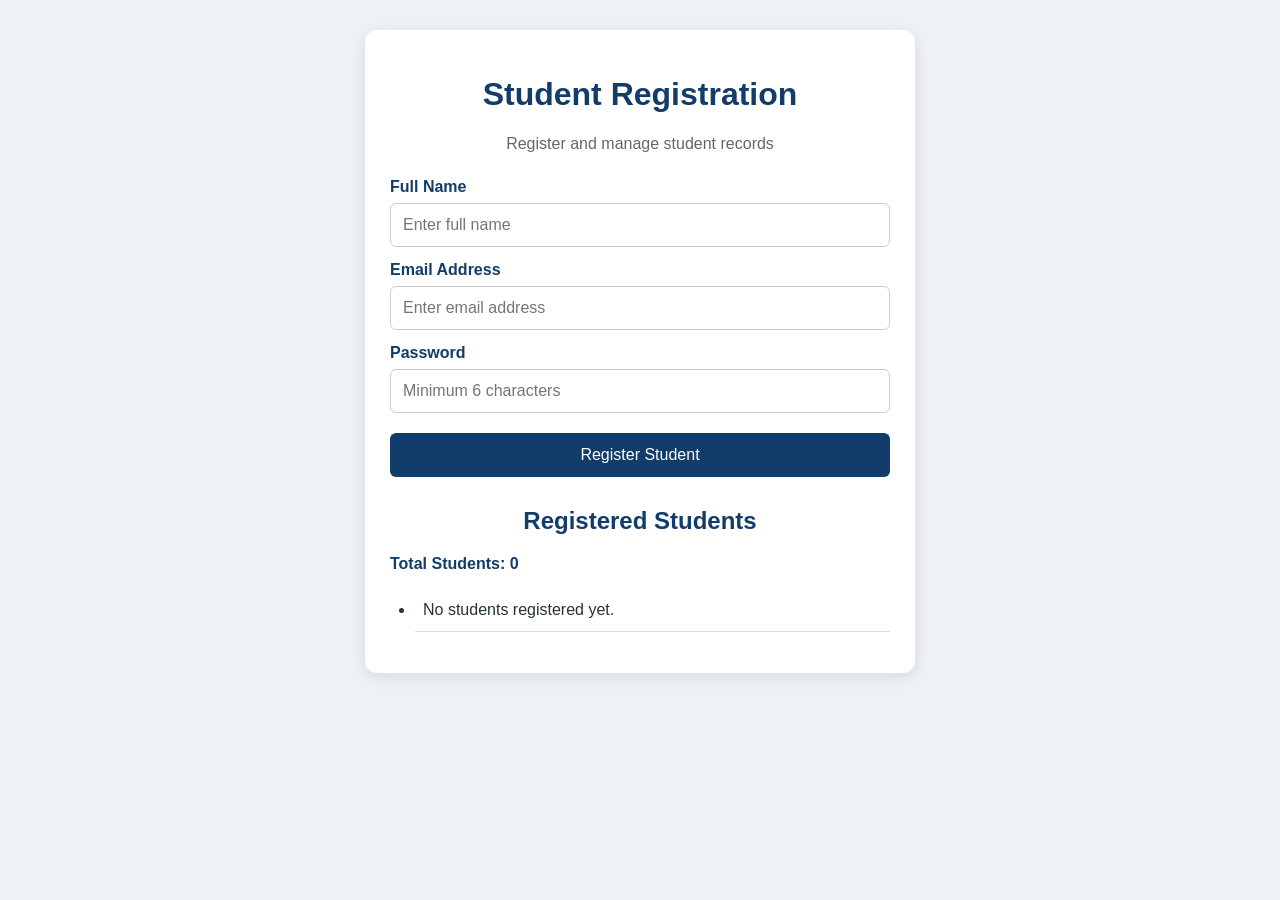
<file: MVC-registration/index.htm>
<!DOCTYPE html>
<html lang="en">
<head>
  <meta charset="UTF-8">
  <meta name="viewport" content="width=device-width, initial-scale=1.0">
  <title>Student Registration System</title>
  <link rel="stylesheet" href="style.css">
  <script src="app.js" defer></script>
</head>

<body>
  
  <main class="container">
    <h1>Student Registration</h1>
    <p class="subtitle">Register and manage student records</p>

    <form id="registrationForm">
      <label for="name">Full Name</label>
      <input
        id="name"
        name="name"
        type="text"
        placeholder="Enter full name"
        required
      >

      <label for="email">Email Address</label>
      <input
        id="email"
        name="email"
        type="email"
        placeholder="Enter email address"
        required
      >

      <label for="password">Password</label>
      <input
        id="password"
        name="password"
        type="password"
        placeholder="Minimum 6 characters"
        minlength="6"
        required
      >

      <button type="submit">Register Student</button>
    </form>

    <p id="message" role="status" aria-live="polite"></p>

    <section class="students-section">
      <h2>Registered Students</h2>
      <p id="studentCount">Total Students: 0</p>
      <ul id="studentList"></ul>
    </section>
  </main>
</body>
</html>
</file>
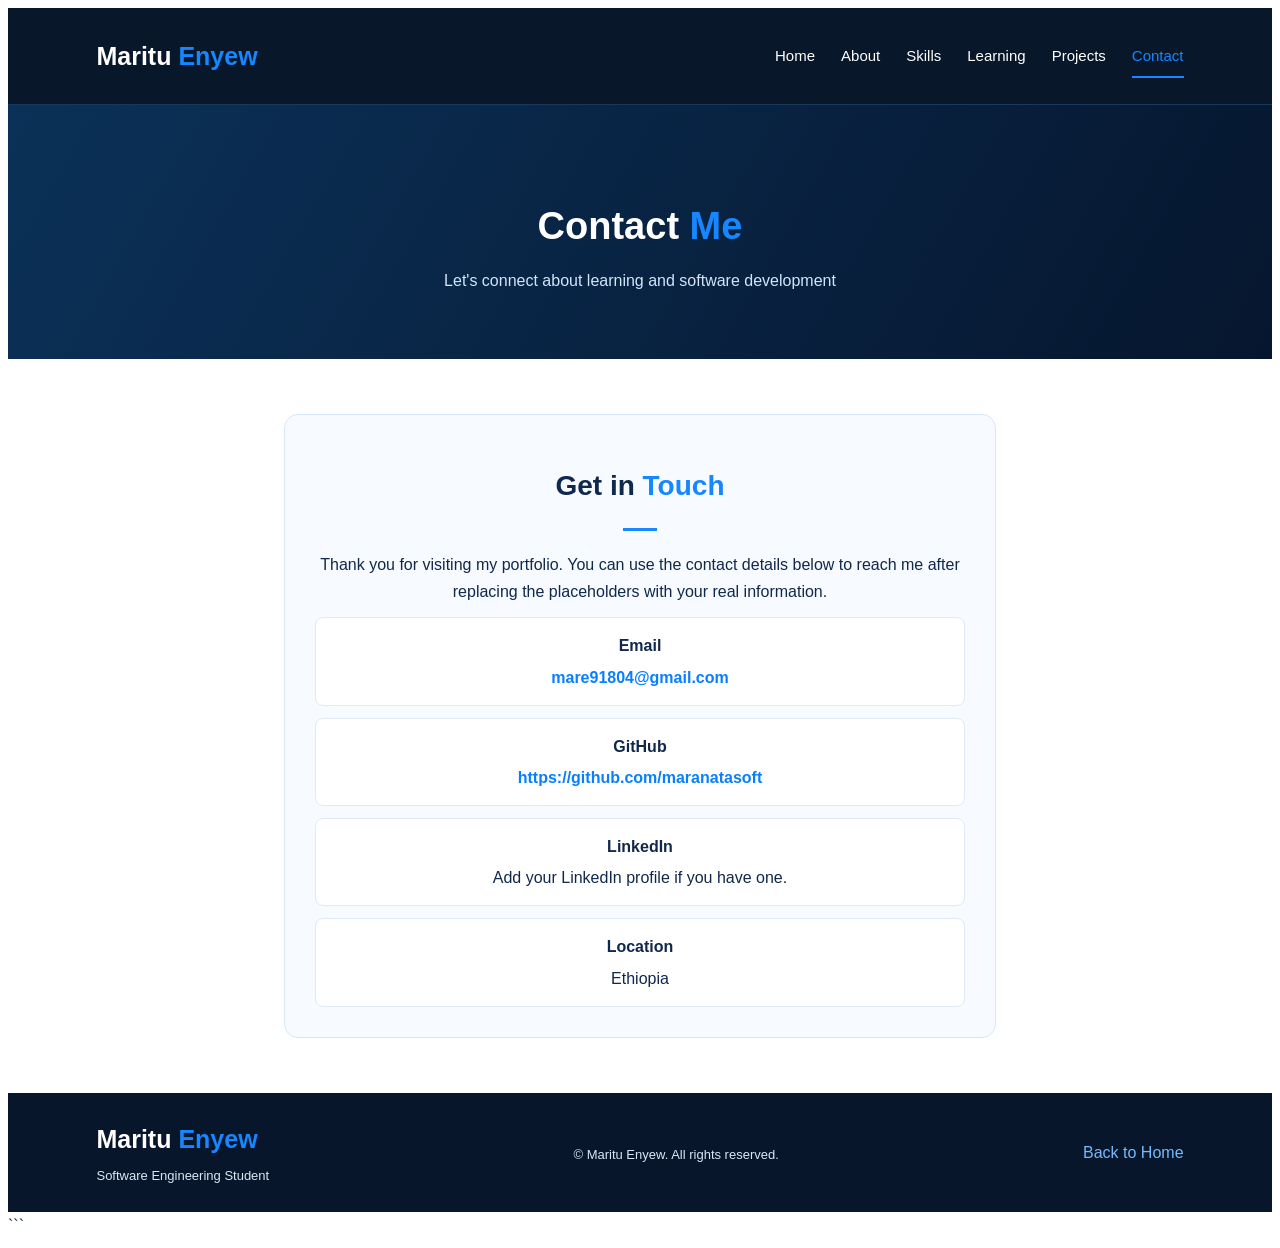
<file: contact.html>
<!DOCTYPE html>
<html lang="en">
<head>
    <meta charset="UTF-8">
    <meta name="viewport" content="width=device-width, initial-scale=1.0">
    <title>Contact | Maritu Enyew</title>
    <link rel="stylesheet" href="style.css">
    <script src="script.js" defer></script>
</head>
<body>
<header class="header">
    <nav class="navbar">
        <a class="logo" href="index.html">Maritu <span>Enyew</span></a>
        <button class="menu-toggle" id="menuToggle"
                aria-label="Open menu" aria-expanded="false">☰</button>
        <ul class="nav-links" id="navLinks">
            <li><a href="index.html">Home</a></li>
            <li><a href="about.html">About</a></li>
            <li><a href="skills.html">Skills</a></li>
            <li><a href="learning.html">Learning</a></li>
            <li><a href="projects.html">Projects</a></li>
            <li><a class="active" href="contact.html">Contact</a></li>
        </ul>
    </nav>
</header>

<main>
    <section class="page-banner">
        <h1>Contact <span>Me</span></h1>
        <p>Let's connect about learning and software development</p>
    </section>

    <section class="section">
        <div class="contact-card">
            <h2>Get in <span>Touch</span></h2>
            <div class="underline centered"></div>
            <p>
                Thank you for visiting my portfolio. You can use the
                contact details below to reach me after replacing
                the placeholders with your real information.
            </p>

            <div class="contact-item">
                <strong>Email</strong>
              <a href="mailto:maritu@gmail.com"><p>mare91804@gmail.com</p></a>
            </div>

            <div class="contact-item">
                <strong>GitHub</strong>
                <p>
                    <a href="https://github.com/"
                       target="_blank" rel="noopener noreferrer">
                       https://github.com/maranatasoft
                    </a>
                </p>
            </div>

            <div class="contact-item">
                <strong>LinkedIn</strong>
                <p>Add your LinkedIn profile if you have one.</p>
            </div>

            <div class="contact-item">
                <strong>Location</strong>
                <p>Ethiopia</p>
            </div>
        </div>
    </section>
</main>

<footer class="footer">
    <div><a class="logo" href="index.html">Maritu <span>Enyew</span></a>
        <p>Software Engineering Student</p></div>
    <p>© <span class="year"></span> Maritu Enyew. All rights reserved.</p>
    <a href="index.html">Back to Home</a>
</footer>
</body>
</html>
```
</file>
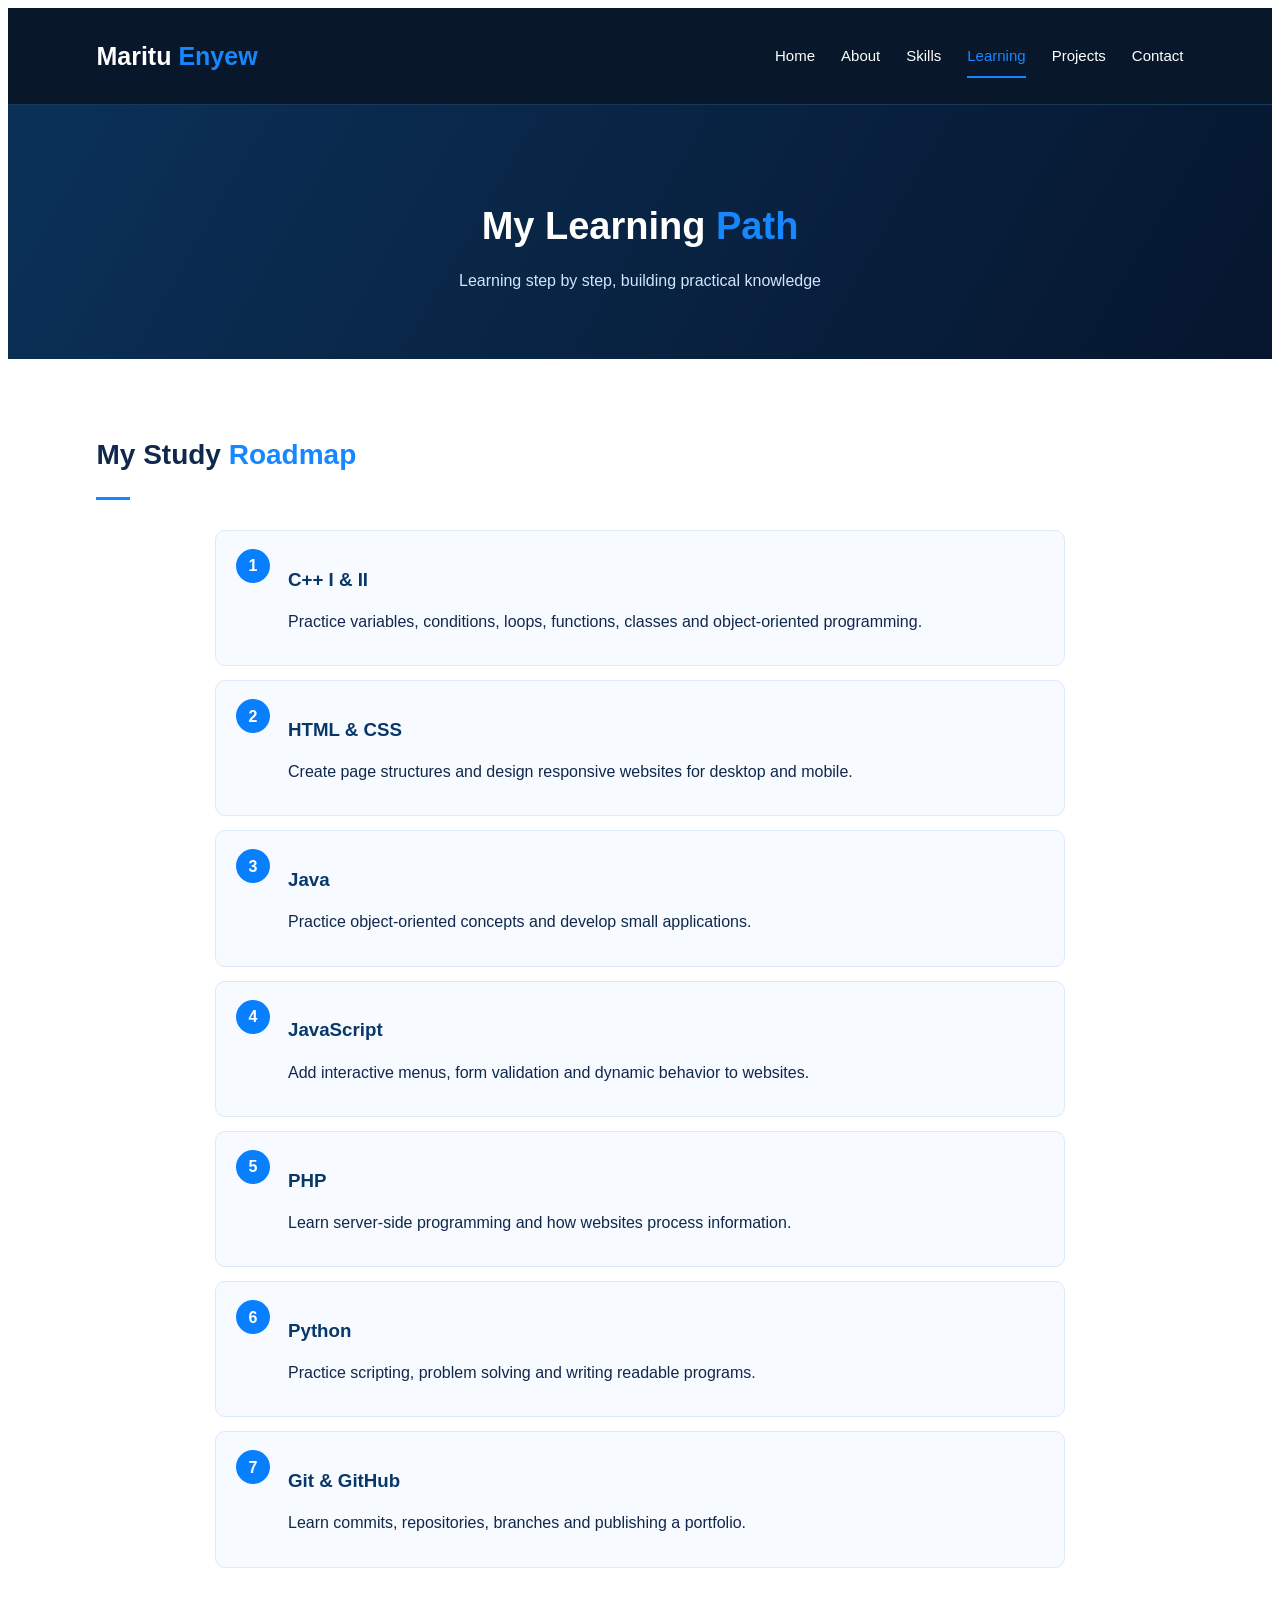
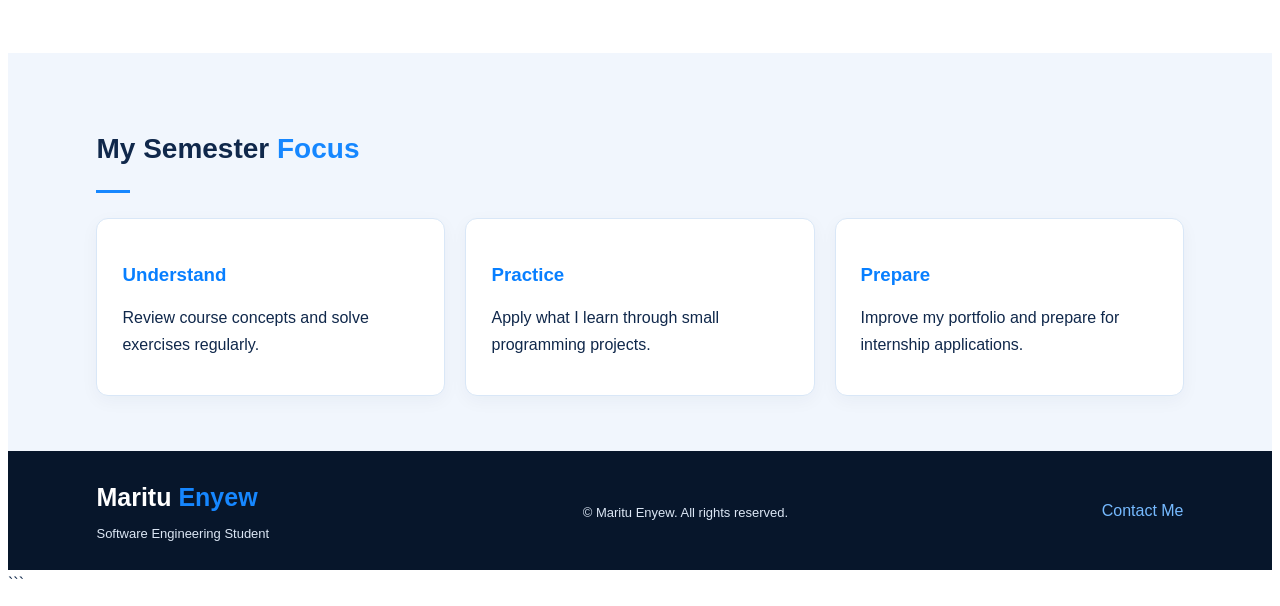
<file: learning.html>
<!DOCTYPE html>
<html lang="en">
<head>
    <meta charset="UTF-8">
    <meta name="viewport" content="width=device-width, initial-scale=1.0">
    <title>Learning Path | Maritu Enyew</title>

    <!-- Connect the CSS file -->
    <link rel="stylesheet" href="style.css">

    <!-- Connect the JavaScript file -->
    <script src="script.js" defer></script>
</head>
<body>
<body>
<header class="header">
    <nav class="navbar">
        <a class="logo" href="index.html">Maritu <span>Enyew</span></a>
        <button class="menu-toggle" id="menuToggle"
                aria-label="Open menu" aria-expanded="false">☰</button>
        <ul class="nav-links" id="navLinks">
            <li><a href="index.html">Home</a></li>
            <li><a href="about.html">About</a></li>
            <li><a href="skills.html">Skills</a></li>
            <li><a class="active" href="learning.html">Learning</a></li>
            <li><a href="projects.html">Projects</a></li>
            <li><a href="contact.html">Contact</a></li>
        </ul>
    </nav>
</header>

<main>
    <section class="page-banner">
        <h1>My Learning <span>Path</span></h1>
        <p>Learning step by step, building practical knowledge</p>
    </section>

    <section class="section">
        <h2>My Study <span>Roadmap</span></h2>
        <div class="underline"></div>

        <div class="roadmap">
            <article class="roadmap-item">
                <div class="roadmap-number">1</div>
                <div class="roadmap-content">
                    <h3>C++ I &amp; II</h3>
                    <p>Practice variables, conditions, loops, functions, classes and object-oriented programming.</p>
                </div>
            </article>

            <article class="roadmap-item">
                <div class="roadmap-number">2</div>
                <div class="roadmap-content">
                    <h3>HTML &amp; CSS</h3>
                    <p>Create page structures and design responsive websites for desktop and mobile.</p>
                </div>
            </article>

            <article class="roadmap-item">
                <div class="roadmap-number">3</div>
                <div class="roadmap-content">
                    <h3>Java</h3>
                    <p>Practice object-oriented concepts and develop small applications.</p>
                </div>
            </article>

            <article class="roadmap-item">
                <div class="roadmap-number">4</div>
                <div class="roadmap-content">
                    <h3>JavaScript</h3>
                    <p>Add interactive menus, form validation and dynamic behavior to websites.</p>
                </div>
            </article>

            <article class="roadmap-item">
                <div class="roadmap-number">5</div>
                <div class="roadmap-content">
                    <h3>PHP</h3>
                    <p>Learn server-side programming and how websites process information.</p>
                </div>
            </article>

            <article class="roadmap-item">
                <div class="roadmap-number">6</div>
                <div class="roadmap-content">
                    <h3>Python</h3>
                    <p>Practice scripting, problem solving and writing readable programs.</p>
                </div>
            </article>

            <article class="roadmap-item">
                <div class="roadmap-number">7</div>
                <div class="roadmap-content">
                    <h3>Git &amp; GitHub</h3>
                    <p>Learn commits, repositories, branches and publishing a portfolio.</p>
                </div>
            </article>
        </div>
    </section>

    <section class="section pale">
        <h2>My Semester <span>Focus</span></h2>
        <div class="underline"></div>
        <div class="cards">
            <article class="card"><h3>Understand</h3><p>Review course concepts and solve exercises regularly.</p></article>
            <article class="card"><h3>Practice</h3><p>Apply what I learn through small programming projects.</p></article>
            <article class="card"><h3>Prepare</h3><p>Improve my portfolio and prepare for internship applications.</p></article>
        </div>
    </section>
</main>

<footer class="footer">
    <div><a class="logo" href="index.html">Maritu <span>Enyew</span></a>
        <p>Software Engineering Student</p></div>
    <p>© <span class="year"></span> Maritu Enyew. All rights reserved.</p>
    <a href="contact.html">Contact Me</a>
</footer>
</body>
</html>
```
</file>
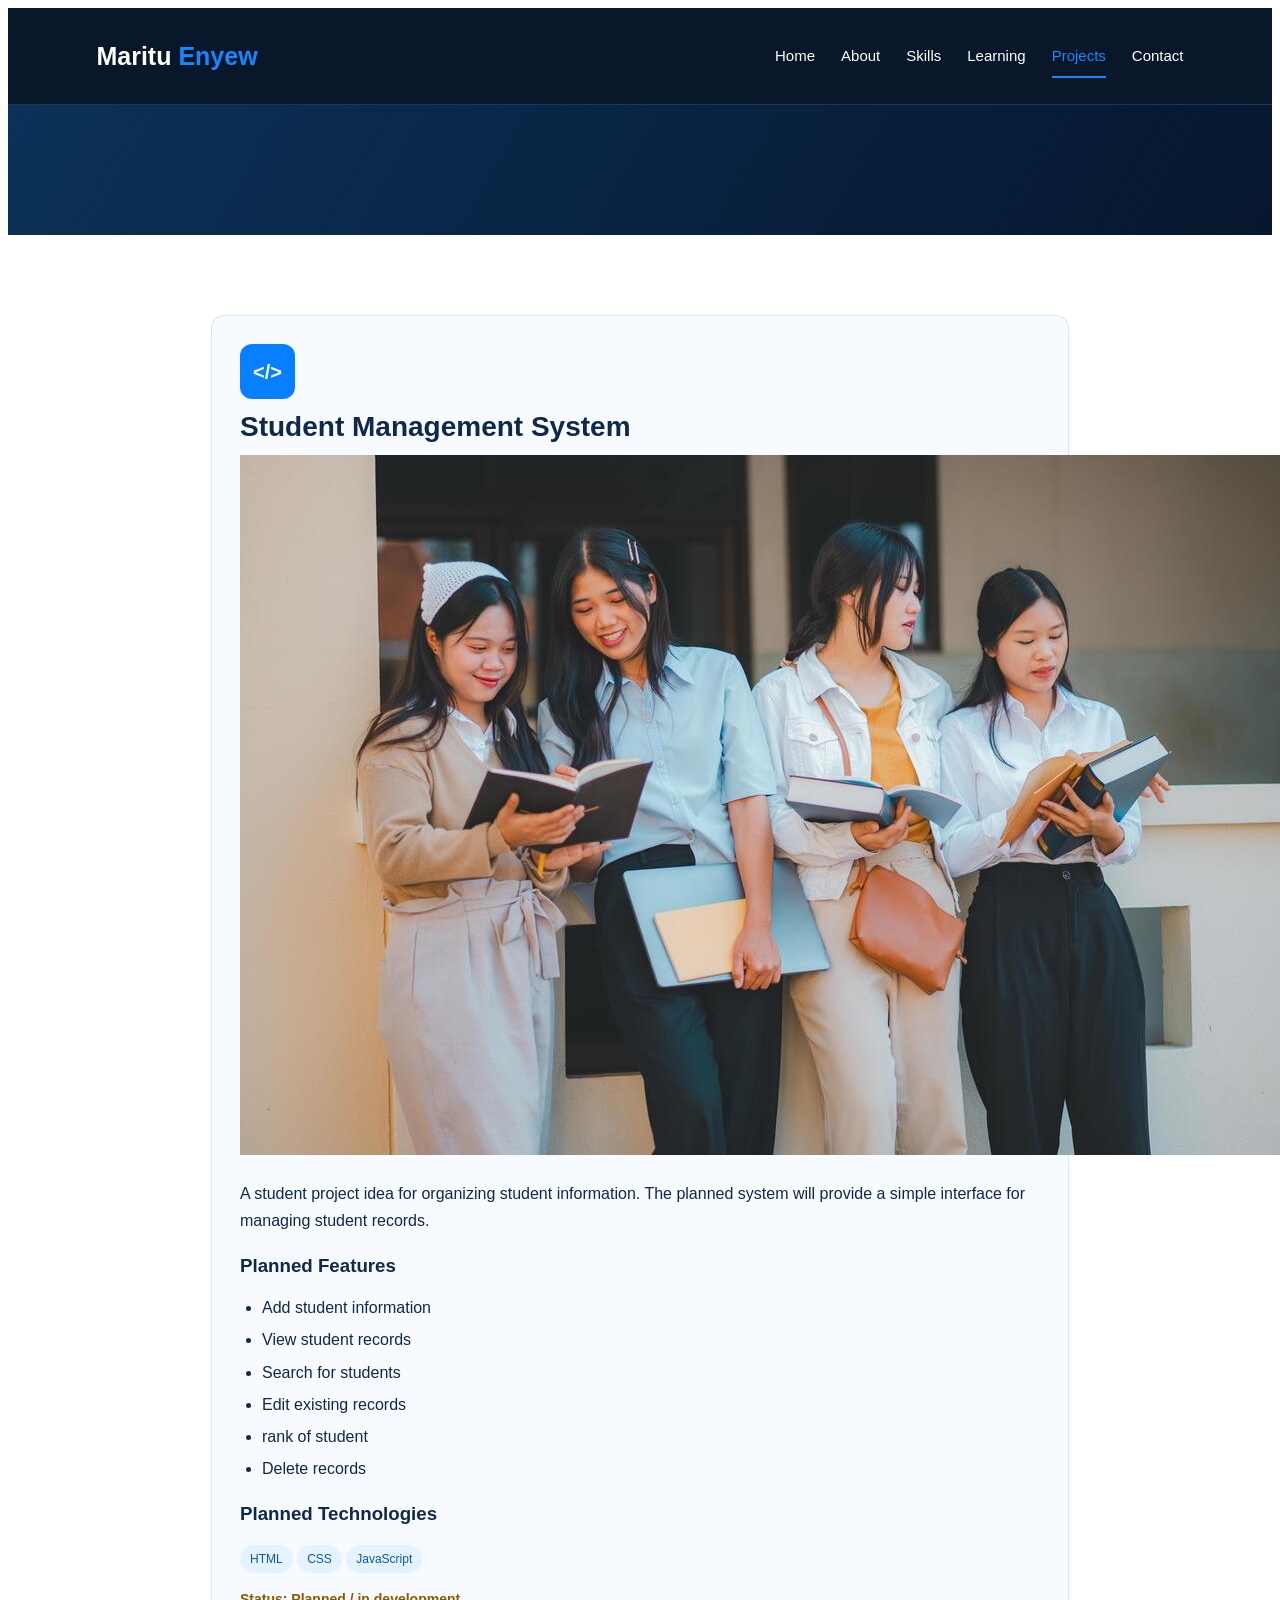
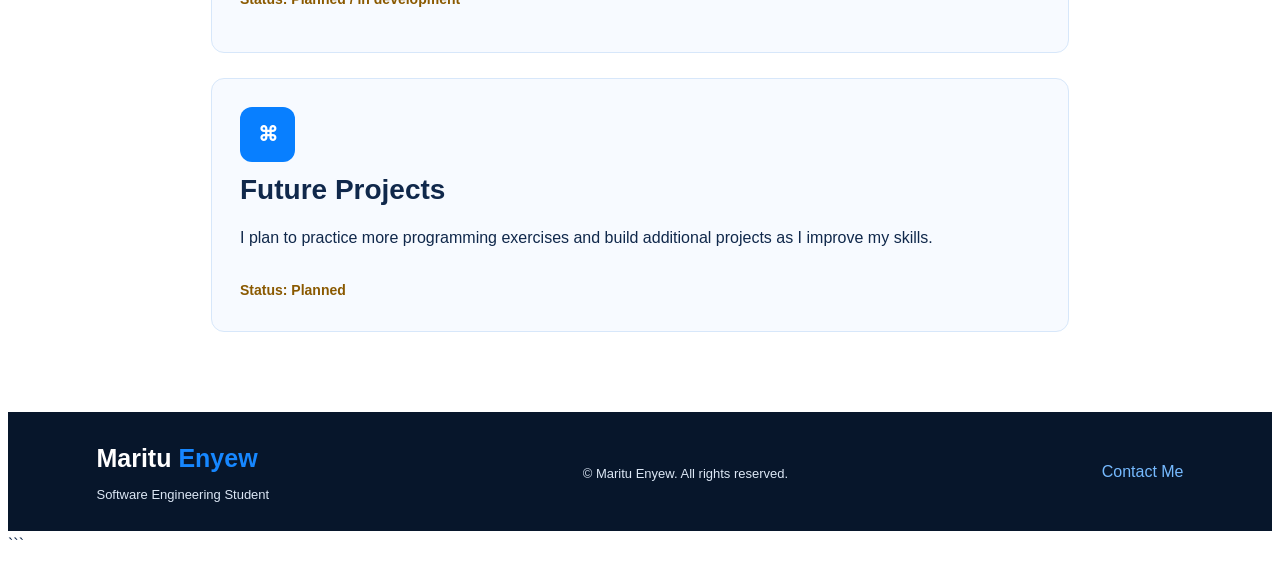
<file: projects.html>
<!DOCTYPE html>
<html lang="en">
<head>
    <meta charset="UTF-8">
    <meta name="viewport" content="width=device-width, initial-scale=1.0">
    <title>Projects | Maritu Enyew</title>
    <link rel="stylesheet" href="style.css">
    <script src="script.js" defer></script>
</head>
<body>
<header class="header">
    <nav class="navbar">
        <a class="logo" href="index.html">Maritu <span>Enyew</span></a>
        <button class="menu-toggle" id="menuToggle"
                aria-label="Open menu" aria-expanded="false">☰</button>
        <ul class="nav-links" id="navLinks">
            <li><a href="index.html">Home</a></li>
            <li><a href="about.html">About</a></li>
            <li><a href="skills.html">Skills</a></li>
            <li><a href="learning.html">Learning</a></li>
            <li><a class="active" href="projects.html">Projects</a></li>
            <li><a href="contact.html">Contact</a></li>
        </ul>
    </nav>
</header>

<main>
    <section class="page-banner">
        
    </section>
    <section class="section">
        <article class="project-card">
            <div class="project-icon">&lt;/&gt;</div>
            <h2>Student Management System</h2>
            <img src="image/group-of-students-young-university-students-consulting-doing-homework-cooperating-research-plan-discuss-concepts-and-strategies-prepare-presentations-on-laptops-and-tablet-computers-photo.jpg" alt="">
            <p>
                A student project idea for organizing student information.
                The planned system will provide a simple interface for
                managing student records.
            </p>

            <h3>Planned Features</h3>
            <ul class="feature-list">
                
                <li>Add student information</li>
                <li>View student records</li>
                <li>Search for students</li>
                <li>Edit existing records</li>
                <li>rank of student</li>
                <li>Delete records</li>
            </ul>

            <h3>Planned Technologies</h3>
            <div class="tags">
                <span class="tag">HTML</span>
                <span class="tag">CSS</span>
                <span class="tag">JavaScript</span>
            </div>

            <p class="status">Status: Planned / in development</p>
            <!-- Add your real GitHub repository URL when available. -->
        </article>

        <article class="project-card">
            <div class="project-icon">⌘</div>
            <h2>Future Projects</h2>
            <p>
                I plan to practice more programming exercises and build
                additional projects as I improve my skills.
            </p>
            <span class="status">Status: Planned</span>
        </article>
    </section>
</main>

<footer class="footer">
    <div><a class="logo" href="index.html">Maritu <span>Enyew</span></a>
        <p>Software Engineering Student</p></div>
    <p>© <span class="year"></span> Maritu Enyew. All rights reserved.</p>
    <a href="contact.html">Contact Me</a>
</footer>
</body>
</html>
```
</file>
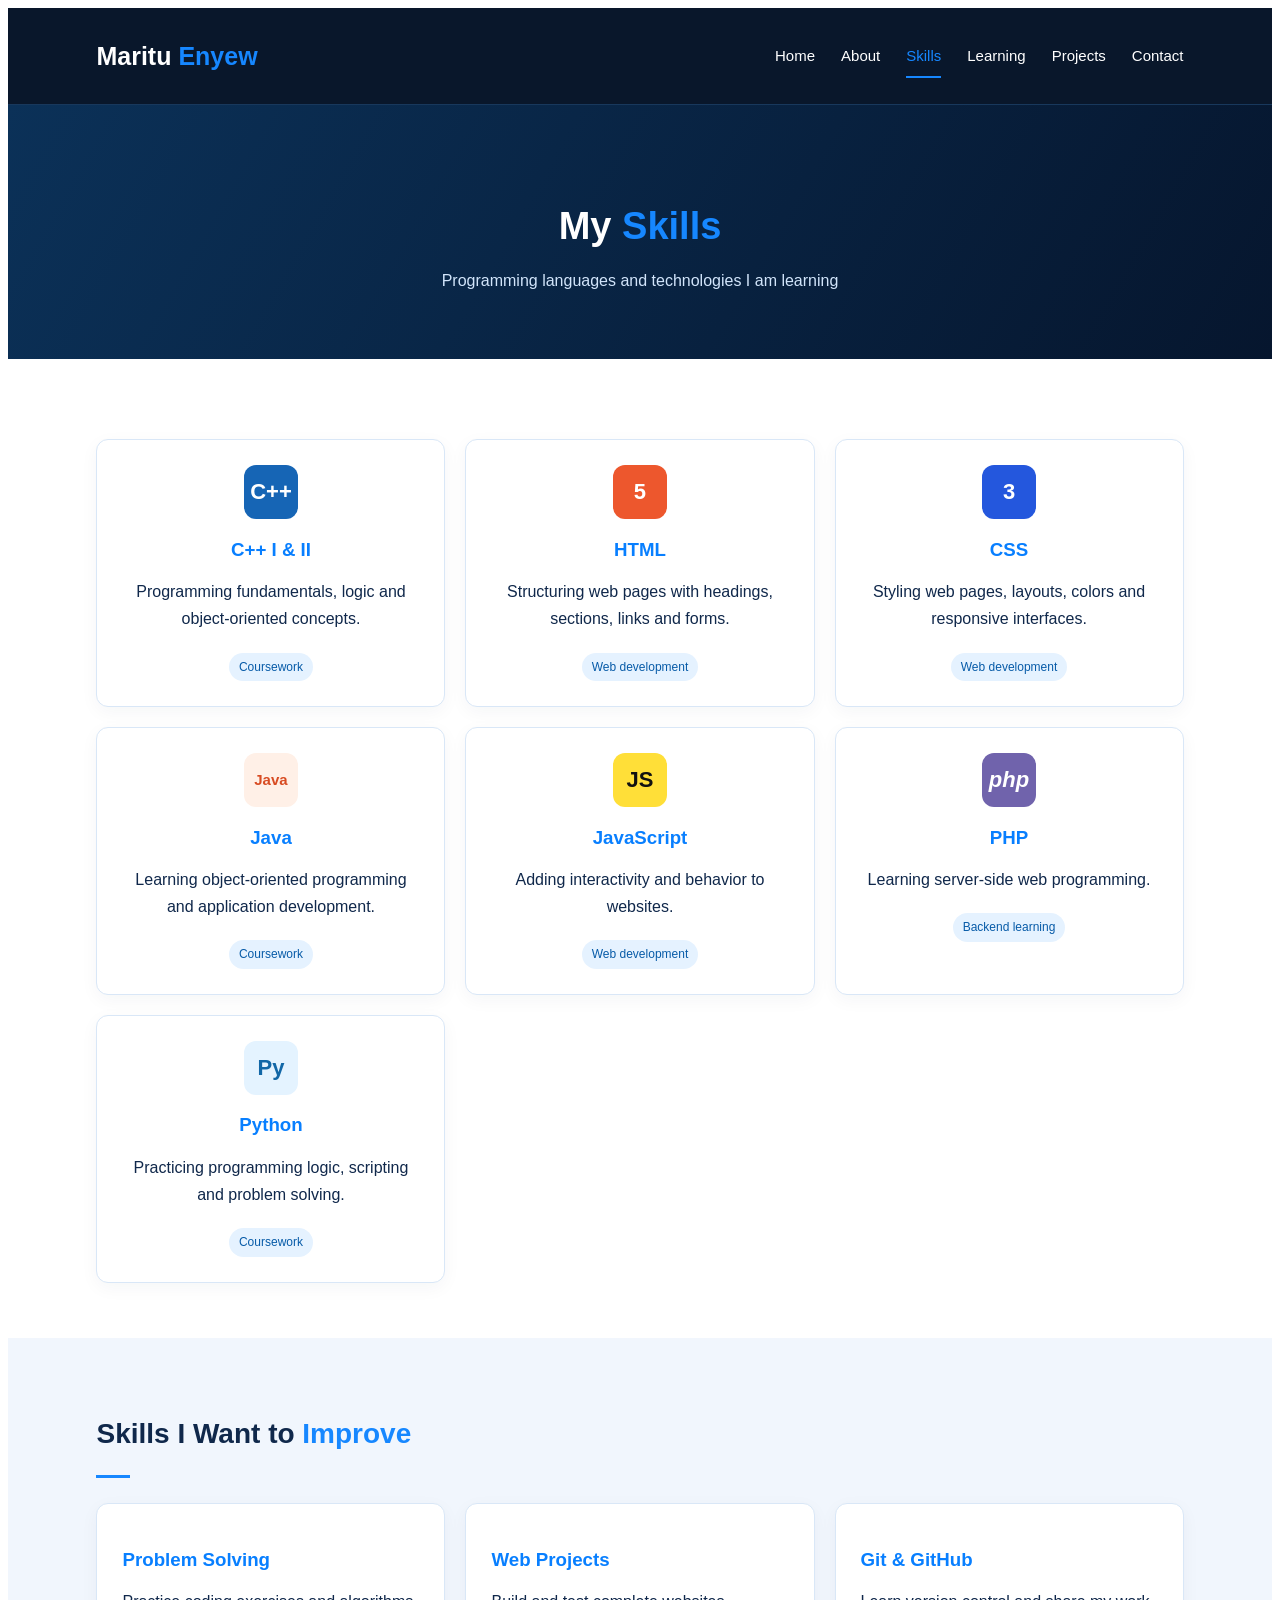
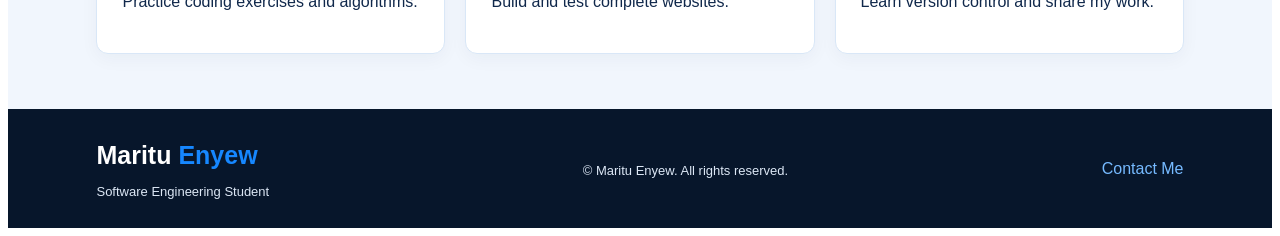
<file: skills.html>
<!DOCTYPE html>
<html lang="en">
<head>
    <meta charset="UTF-8">
    <meta name="viewport" content="width=device-width, initial-scale=1.0">
    <title>Skills | Maritu Enyew</title>
    <link rel="stylesheet" href="style.css">
    <script src="script.js" defer></script>
</head>
<body>
<header class="header">
    <nav class="navbar">
        <a class="logo" href="index.html">Maritu <span>Enyew</span></a>
        <button class="menu-toggle" id="menuToggle"
                aria-label="Open menu" aria-expanded="false">☰</button>
        <ul class="nav-links" id="navLinks">
            <li><a href="index.html">Home</a></li>
            <li><a href="about.html">About</a></li>
            <li><a class="active" href="skills.html">Skills</a></li>
            <li><a href="learning.html">Learning</a></li>
            <li><a href="projects.html">Projects</a></li>
            <li><a href="contact.html">Contact</a></li>
        </ul>
    </nav>
</header>

<main>
    <section class="page-banner">
        <h1>My <span>Skills</span></h1>
        <p>Programming languages and technologies I am learning</p>
    </section>

    <section class="section">
        <div class="cards skill-cards">
            <article class="card skill-card">
                <div class="tech-symbol cpp-color">C++</div>
                <h3>C++ I &amp; II</h3>
                <p>Programming fundamentals, logic and object-oriented concepts.</p>
                <span class="tag">Coursework</span>
            </article>

            <article class="card skill-card">
                <div class="tech-symbol html-color">5</div>
                <h3>HTML</h3>
                <p>Structuring web pages with headings, sections, links and forms.</p>
                <span class="tag">Web development</span>
            </article>

            <article class="card skill-card">
                <div class="tech-symbol css-color">3</div>
                <h3>CSS</h3>
                <p>Styling web pages, layouts, colors and responsive interfaces.</p>
                <span class="tag">Web development</span>
            </article>

            <article class="card skill-card">
                <div class="tech-symbol java-color">Java</div>
                <h3>Java</h3>
                <p>Learning object-oriented programming and application development.</p>
                <span class="tag">Coursework</span>
            </article>

            <article class="card skill-card">
                <div class="tech-symbol js-color">JS</div>
                <h3>JavaScript</h3>
                <p>Adding interactivity and behavior to websites.</p>
                <span class="tag">Web development</span>
            </article>

            <article class="card skill-card">
                <div class="tech-symbol php-color">php</div>
                <h3>PHP</h3>
                <p>Learning server-side web programming.</p>
                <span class="tag">Backend learning</span>
            </article>

            <article class="card skill-card">
                <div class="tech-symbol python-color">Py</div>
                <h3>Python</h3>
                <p>Practicing programming logic, scripting and problem solving.</p>
                <span class="tag">Coursework</span>
            </article>
        </div>
    </section>

    <section class="section pale">
        <h2>Skills I Want to <span>Improve</span></h2>
        <div class="underline"></div>
        <div class="cards">
            <article class="card"><h3>Problem Solving</h3><p>Practice coding exercises and algorithms.</p></article>
            <article class="card"><h3>Web Projects</h3><p>Build and test complete websites.</p></article>
            <article class="card"><h3>Git &amp; GitHub</h3><p>Learn version control and share my work.</p></article>
        </div>
    </section>
</main>

<footer class="footer">
    <div><a class="logo" href="index.html">Maritu <span>Enyew</span></a>
        <p>Software Engineering Student</p></div>
    <p>© <span class="year"></span> Maritu Enyew. All rights reserved.</p>
    <a href="contact.html">Contact Me</a>
</footer>
</body>
</html>
</file>
<file: MVC-registration/style.css>
* {
    box-sizing: border-box;
  }
  
  body {
    font-family: Arial, sans-serif;
    background: #eef2f7;
    margin: 0;
    padding: 30px 15px;
    color: #263238;
  }
  
  .container {
    width: 100%;
    max-width: 550px;
    margin: 0 auto;
    background: white;
    padding: 25px;
    border-radius: 12px;
    box-shadow: 0 4px 15px rgba(0, 0, 0, 0.1);
  }
  
  h1,
  h2 {
    color: #123c69;
    text-align: center;
  }
  
  .subtitle {
    text-align: center;
    color: #666;
    margin-bottom: 25px;
  }
  
  label {
    display: block;
    margin-top: 14px;
    font-weight: bold;
    color: #123c69;
  }
  
  input {
    display: block;
    width: 100%;
    padding: 12px;
    margin-top: 7px;
    border: 1px solid #ccc;
    border-radius: 6px;
    font-size: 16px;
  }
  
  input:focus {
    outline: 2px solid #7ba7d8;
    border-color: #123c69;
  }
  
  button {
    width: 100%;
    padding: 13px;
    margin-top: 20px;
    color: white;
    background: #123c69;
    border: none;
    border-radius: 6px;
    font-size: 16px;
    cursor: pointer;
  }
  
  button:hover {
    background: #1d5b91;
  }
  
  #message {
    text-align: center;
    font-weight: bold;
    overflow-wrap: anywhere;
  }
  
  .students-section {
    margin-top: 30px;
  }
  
  #studentCount {
    color: #123c69;
    font-weight: bold;
  }
  
  #studentList {
    padding-left: 25px;
  }
  
  #studentList li {
    padding: 12px 8px;
    border-bottom: 1px solid #ddd;
    overflow-wrap: anywhere;
  }
  
  @media (max-width: 480px) {
    .container {
      padding: 18px;
    }
  }
</file>
<file: style.css>
```css
/* ===== GLOBAL STYLES ===== */
* {
    margin: 0;
    padding: 0;
    box-sizing: border-box;
}

html {
    scroll-behavior: smooth;
    scroll-padding-top: 85px;
}

body {
    font-family: Arial, Helvetica, sans-serif;
    color: #10284b;
    background: #ffffff;
    line-height: 1.7;
}

a {
    text-decoration: none;
}

p {
    margin-bottom: 12px;
}

h1, h2, h3 {
    line-height: 1.3;
}

h1 span, h2 span, .logo span {
    color: #1687ff;
}

h2 {
    font-size: 28px;
}

.section {
    padding: 55px 7%;
}

.pale {
    background: #f1f6fd;
}

.underline {
    width: 34px;
    height: 3px;
    background: #1687ff;
    margin: 8px 0 20px;
}

.centered {
    margin-left: auto;
    margin-right: auto;
}

/* ===== NAVIGATION ===== */
.header {
    background: #09172b;
    position: sticky;
    top: 0;
    z-index: 100;
    border-bottom: 1px solid #18385c;
}

.navbar {
    max-width: 1350px;
    min-height: 72px;
    margin: auto;
    padding: 12px 7%;
    display: flex;
    align-items: center;
    justify-content: space-between;
    gap: 20px;
}

.logo {
    color: white;
    font-size: 25px;
    font-weight: bold;
    white-space: nowrap;
}

.nav-links {
    display: flex;
    list-style: none;
    gap: 26px;
    align-items: center;
}

.nav-links a {
    color: white;
    font-size: 15px;
    padding: 12px 0;
    transition: 0.3s;
}

.nav-links a:hover,
.nav-links a.active {
    color: #1687ff;
}

.nav-links a.active {
    border-bottom: 2px solid #1687ff;
}

.menu-toggle {
    display: none;
    color: white;
    background: transparent;
    border: 1px solid #365577;
    border-radius: 6px;
    font-size: 25px;
    padding: 3px 10px;
    cursor: pointer;
}

/* ===== HOME HERO ===== */
.hero {
    min-height: 340px;
    padding: 35px 7%;
    display: grid;
    grid-template-columns: 235px minmax(250px, 1.5fr) minmax(170px, 0.8fr);
    gap: 35px;
    align-items: center;
    color: white;
    background:
        radial-gradient(circle at 5% 50%, #12477d, transparent 42%),
        linear-gradient(115deg, #092748, #04152d);
}

.profile-container {
    width: 235px;
    height: 235px;
}

.profile-photo,
.photo-fallback {
    width: 100%;
    height: 100%;
    border: 5px solid white;
    border-radius: 50%;
    object-fit: cover;
}

.photo-fallback {
    display: none;
    place-items: center;
    background: #184b7d;
    font-size: 55px;
    font-weight: bold;
}

.hero-text .hello {
    font-size: 23px;
    font-weight: bold;
    margin-bottom: 0;
}

.hero-text h1 {
    font-size: clamp(34px, 3.3vw, 46px);
    margin-bottom: 6px;
}

.hero-text h3 {
    font-size: 15px;
    margin-bottom: 15px;
}

.hero-text p {
    color: #d6e5f7;
}

.buttons {
    display: flex;
    flex-wrap: wrap;
    gap: 12px;
    align-items: center;
}

.btn {
    display: inline-block;
    background: #087fff;
    color: white;
    padding: 10px 20px;
    border: 1px solid #087fff;
    border-radius: 25px;
    font-weight: bold;
    margin-top: 8px;
    transition: 0.25s;
}

.btn:hover {
    background: #0066d6;
    transform: translateY(-2px);
}

.btn-outline {
    color: white;
    background: transparent;
    border-color: #1687ff;
}

.btn-outline:hover {
    background: #10385e;
}

.code-art {
    display: flex;
    justify-content: center;
    align-items: center;
    gap: 15px;
    color: #80bfff;
}

.code-art p {
    font-size: 25px;
    line-height: 1.5;
    font-style: italic;
}

.laptop {
    width: 150px;
    height: 110px;
    border: 9px solid #087fff;
    border-radius: 10px;
    background: #07172e;
    display: grid;
    place-items: center;
    font-size: 34px;
    color: #65b5ff;
    transform: skewY(-5deg);
}

.laptop::after {
    content: "";
    position: absolute;
    width: 175px;
    height: 10px;
    margin-top: 125px;
    background: #1687ff;
    border-radius: 3px 3px 12px 12px;
}

/* ===== HOME AND ABOUT LAYOUT ===== */
.two-columns {
    display: grid;
    grid-template-columns: 0.9fr 1.1fr;
    gap: 55px;
}

.text-link {
    display: inline-block;
    margin-top: 10px;
    color: #087fff;
    font-weight: bold;
}

.text-link:hover {
    text-decoration: underline;
}

.mini-grid {
    display: grid;
    grid-template-columns: repeat(3, minmax(0, 1fr));
    gap: 10px;
}

.mini-card {
    padding: 15px 7px;
    text-align: center;
    color: #10325d;
    background: #f4f8fe;
    border: 1px solid #d8e7fa;
    border-radius: 8px;
    font-weight: bold;
}

.about-layout {
    display: grid;
    grid-template-columns: 230px 1fr;
    gap: 40px;
    align-items: start;
    max-width: 1000px;
    margin: auto;
}

.about-photo img {
    width: 100%;
    max-width: 230px;
    border-radius: 18px;
    border: 4px solid #e1edff;
}

/* ===== PAGE BANNER ===== */
.page-banner {
    padding: 65px 20px;
    text-align: center;
    color: white;
    background: linear-gradient(120deg, #0b3158, #06162e);
}

.page-banner h1 {
    font-size: 38px;
    margin-bottom: 10px;
}

.page-banner p {
    color: #d2e5fb;
    margin-bottom: 0;
}

/* ===== CARDS ===== */
.cards {
    display: grid;
    grid-template-columns: repeat(3, minmax(0, 1fr));
    gap: 20px;
    margin-top: 25px;
}

.card {
    padding: 25px;
    background: white;
    border: 1px solid #d9e7f7;
    border-radius: 12px;
    box-shadow: 0 5px 18px #09294c0b;
    transition: transform 0.25s, box-shadow 0.25s;
}

.card:hover {
    transform: translateY(-4px);
    box-shadow: 0 10px 25px #09294c16;
}

.card h3 {
    color: #087fff;
    margin-bottom: 10px;
}

.skill-cards {
    grid-template-columns: repeat(3, minmax(0, 1fr));
}

.skill-card {
    text-align: center;
}

.tech-symbol {
    width: 54px;
    height: 54px;
    display: grid;
    place-items: center;
    margin: 0 auto 15px;
    font-size: 22px;
    font-weight: bold;
    border-radius: 12px;
}

.cpp-color {
    background: #1665b5;
    color: white;
}

.html-color {
    background: #ed572d;
    color: white;
}

.css-color {
    background: #2457dd;
    color: white;
}

.java-color {
    background: #fff0e7;
    color: #d84b22;
    font-size: 15px;
}

.js-color {
    background: #ffdf38;
    color: #111;
}

.php-color {
    background: #7063ac;
    color: white;
    font-style: italic;
}

.python-color {
    background: #e4f3ff;
    color: #1267a7;
}

.tag {
    display: inline-block;
    padding: 4px 10px;
    margin-top: 8px;
    color: #075ba8;
    background: #e5f2ff;
    border-radius: 20px;
    font-size: 12px;
}

/* ===== LEARNING ROADMAP ===== */
.roadmap {
    max-width: 850px;
    margin: 30px auto;
}

.roadmap-item {
    display: flex;
    align-items: flex-start;
    gap: 18px;
    padding: 18px 20px;
    margin-bottom: 14px;
    background: #f7faff;
    border: 1px solid #dce9f8;
    border-radius: 10px;
}

.roadmap-number {
    flex-shrink: 0;
    width: 34px;
    height: 34px;
    display: grid;
    place-items: center;
    color: white;
    background: #087fff;
    border-radius: 50%;
    font-weight: bold;
}

.roadmap-content h3 {
    color: #0a376a;
    margin-bottom: 5px;
}

/* ===== PROJECTS ===== */
.project-card {
    max-width: 800px;
    margin: 25px auto;
    padding: 28px;
    background: #f7faff;
    border: 1px solid #d7e7fa;
    border-radius: 13px;
}

.project-card h2 {
    margin: 10px 0;
}

.project-icon {
    width: 55px;
    height: 55px;
    display: grid;
    place-items: center;
    color: white;
    background: #087fff;
    border-radius: 12px;
    font-size: 20px;
    font-weight: bold;
}

.project-card h3 {
    margin: 20px 0 10px;
}

.feature-list {
    padding-left: 22px;
}

.feature-list li {
    margin: 5px 0;
}

.status {
    display: inline-block;
    margin-top: 15px;
    color: #8a5900;
    font-weight: bold;
    font-size: 14px;
}

/* ===== CONTACT ===== */
.contact-card {
    max-width: 650px;
    margin: auto;
    padding: 30px;
    text-align: center;
    background: #f7faff;
    border: 1px solid #d8e7f7;
    border-radius: 14px;
}

.contact-item {
    padding: 14px;
    margin-top: 12px;
    background: white;
    border: 1px solid #e0eaf7;
    border-radius: 8px;
    overflow-wrap: anywhere;
}

.contact-item p {
    margin: 4px 0 0;
}

.contact-item a {
    color: #087fff;
    font-weight: bold;
}

/* ===== FOOTER ===== */
.footer {
    padding: 25px 7%;
    display: flex;
    justify-content: space-between;
    align-items: center;
    flex-wrap: wrap;
    gap: 18px;
    background: #07162b;
    color: #dce7f5;
}

.footer p {
    font-size: 13px;
    margin: 5px 0 0;
}

.footer > a {
    color: #76baff;
}

/* ===== FOCUS AND ACCESSIBILITY ===== */
a:focus-visible,
button:focus-visible {
    outline: 3px solid #75bdff;
    outline-offset: 3px;
}

/* ===== TABLETS ===== */
@media (max-width: 1050px) {
    .hero {
        grid-template-columns: 180px 1fr;
        gap: 25px;
    }

    .profile-container {
        width: 180px;
        height: 180px;
    }

    .code-art {
        display: none;
    }

    .navbar {
        padding-left: 4%;
        padding-right: 4%;
    }

    .nav-links {
        gap: 15px;
    }
}

/* ===== MOBILE PHONES ===== */
@media (max-width: 760px) {
    .navbar {
        min-height: 68px;
        padding: 12px 5%;
    }

    .logo {
        font-size: 21px;
    }

    .menu-toggle {
        display: block;
    }

    .nav-links {
        display: none;
        position: absolute;
        top: 68px;
        left: 0;
        right: 0;
        padding: 20px 5%;
        background: #09172b;
        flex-direction: column;
        align-items: flex-start;
        gap: 15px;
        border-top: 1px solid #244264;
    }

    .nav-links.open {
        display: flex;
    }

    /*.hero {
        grid-template-columns: 1fr;
        padding: 40px 6%;
        text-align: center;
    }/*
        

    .profile-container {
        width: 165px;
        height: 165px;
        margin: auto;
    }

    .hero-text h1 {
        font-size: 36px;
    }

    .buttons {
        justify-content: center;
    }

    .two-columns,
    .about-layout {
        grid-template-columns: 1fr;
        gap: 30px;
    }

    .about-photo {
        text-align: center;
    }

    .cards,
    .skill-cards {
        grid-template-columns: repeat(2, minmax(0, 1fr));
    }

    .section {
        padding: 40px 6%;
    }

    .page-banner {
        padding: 45px 15px;
    }

    .footer {
        flex-direction: column;
        text-align: center;
    }
}

/* ===== SMALL PHONES ===== */
@media (max-width: 430px) {
    .cards,
    .skill-cards {
        grid-template-columns: 1fr;
    }

    .mini-grid {
        grid-template-columns: repeat(2, minmax(0, 1fr));
    }

    .hero-text h1 {
        font-size: 31px;
    }

    .hero-text h3 {
        font-size: 14px;
    }

    .buttons {
        flex-direction: column;
    }

    .buttons .btn {
        width: 100%;
    }

    .project-card,
    .contact-card {
        padding: 20px;
    }
}
```.coding-banner {
    width: 100%;
    max-width: 1100px;
    margin: 25px auto;
    overflow: hidden;
    border-radius: 16px;
}

.coding-banner img {
    display: block;
    width: 100%;
    height: auto;
    object-fit: cover;
}

@media (max-width: 600px) {
    .coding-banner {
        border-radius: 8px;
        margin: 15px auto;
    }
}

.projects {
    padding: 40px 20px;
    text-align: center;
  }
  
  .project-card {
    max-width: 500px;
    margin: 25px auto;
    padding: 20px;
    background: #ffffff;
    color: #102a43;
    border-radius: 12px;
    box-shadow: 0 4px 15px #00000020;
  }
  
  .project-card img {
    width: 100%;
    border-radius: 8px;
  }
  
  .project-button {
    display: inline-block;
    padding: 12px 20px;
    background: #0d6efd;
    color: white;
    text-decoration: none;
    border-radius: 6px;
  }
  
  .project-button:hover {
    background: #084298;
  }
</file>
